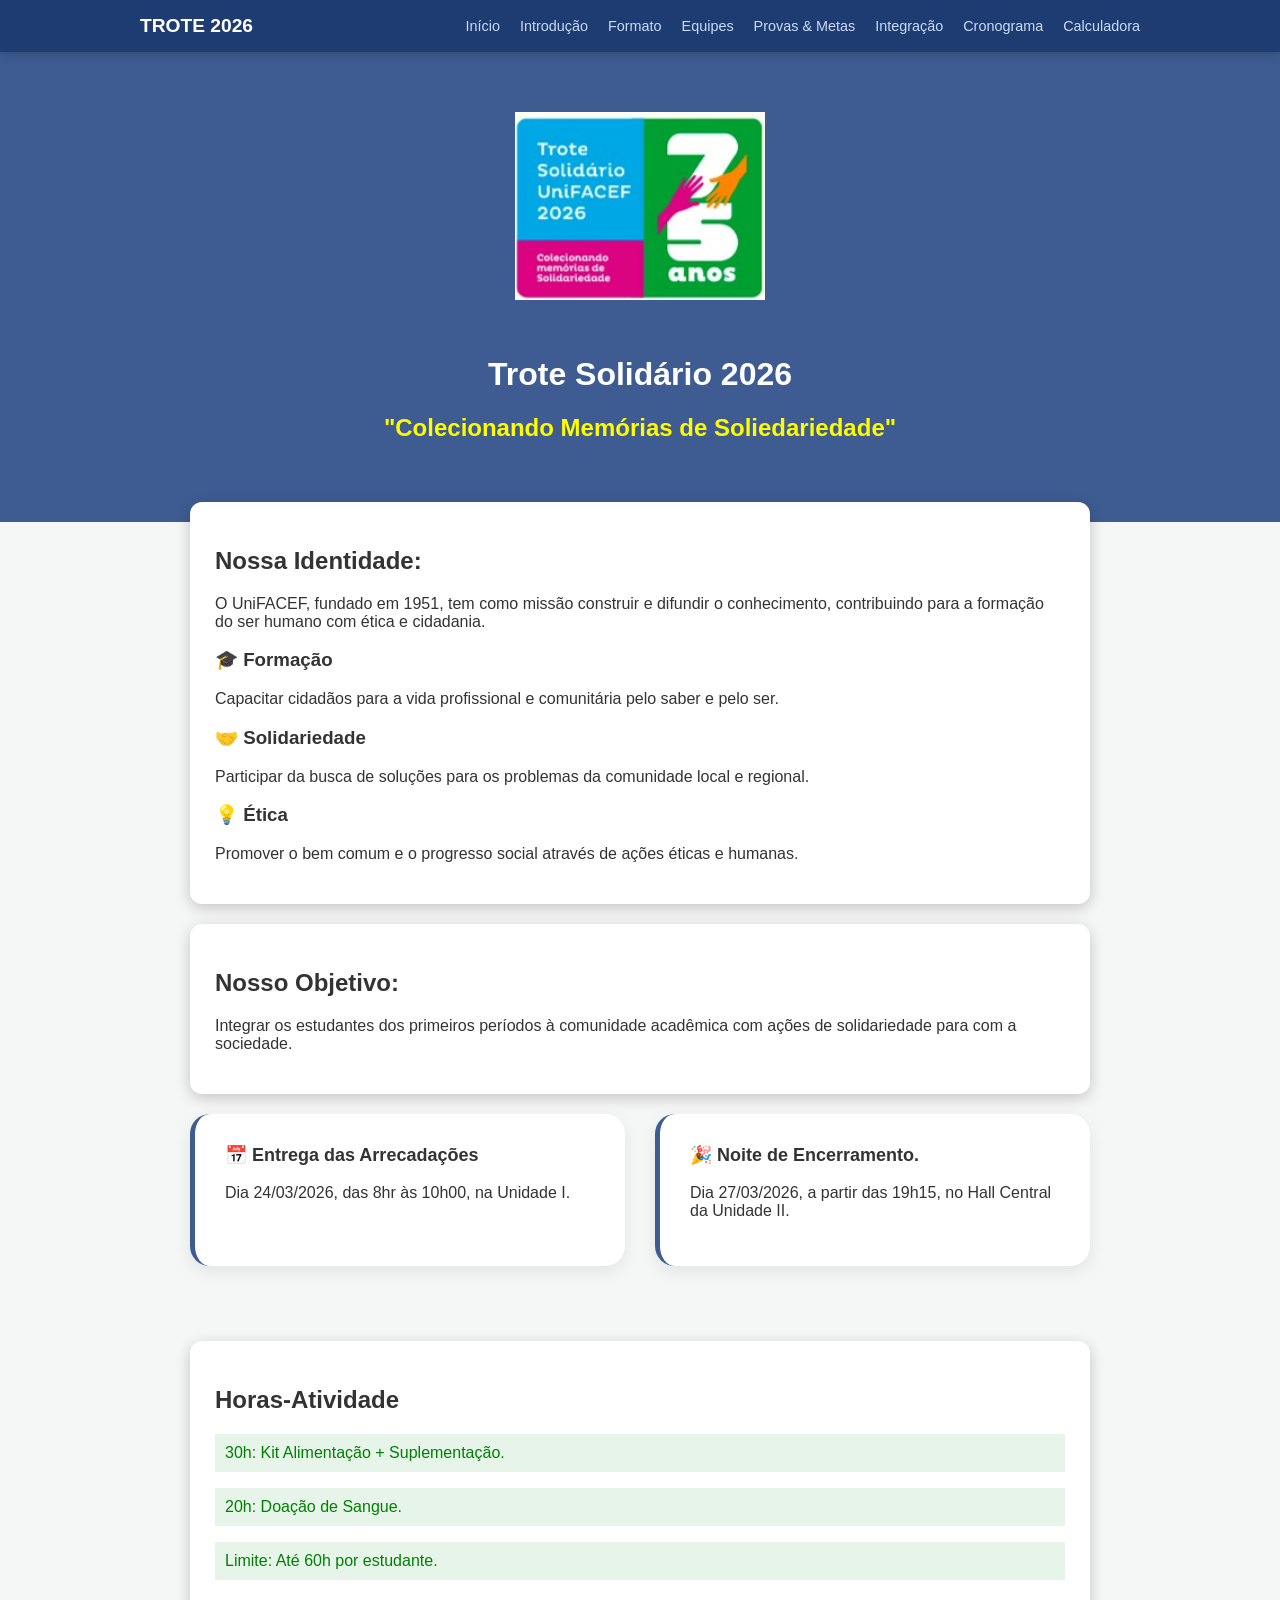
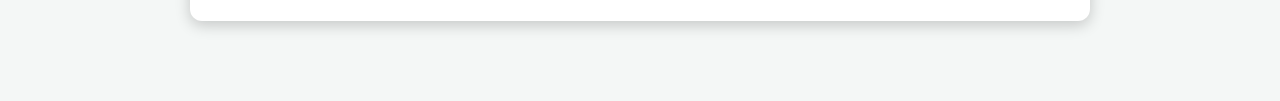
<file: index.html>
<!DOCTYPE html>
<html lang="pt-br">
    <head>
        <meta charset="utf8">
        <link rel="stylesheet" href="styles.css">
        <title> Trote Solidário </title>
    </head>
    <body>
        <nav class="menu-principal">
         <div class="menu-container">
            <a href="imagem.jpg" class="logo"> Trote 2026 </a>
            <ul class="lista">
                <li> <a href="index.html"> Início </a> </li> 
                <li> <a href="introducao.html"> Introdução </a> </li>
                <li> <a href="formato.html"> Formato </a> </li> 
                <li> <a href="equipes.html"> Equipes </a> </li>
                <li> <a href="provas.html"> Provas & Metas </a> </li> 
                <li> <a href="integracao.html"> Integração </a> </li>
                <li> <a href="cronograma.html"> Cronograma </a> </li> 
                <li> <a href="calculadora.html"> Calculadora </a> </li>
            </ul>
         </div>
        </nav>
        <header class="cabecalho">
            <div>
                <img src="imagem.jpg" alt="Trote Solidário"/>
                <h1> Trote Solidário 2026 </h1>
                <h2> "Colecionando Memórias de Soliedariedade" </h2>
            </div>
        </header>
        <main class="principal">
            <section class="sessao">
                <h2> Nossa Identidade: </h2>

                <p>
                O UniFACEF, fundado em 1951, tem como missão construir e difundir o conhecimento, contribuindo para a formação do ser humano com ética e cidadania.
                </p>

                <h3>🎓 Formação</h3>
                <p>
                Capacitar cidadãos para a vida profissional e comunitária pelo saber e pelo ser.
                </p>

                <h3>🤝 Solidariedade </h3>
                <p>
                Participar da busca de soluções para os problemas da comunidade local e regional.
                </p>

                <h3>💡 Ética </h3>
                <p>
                Promover o bem comum e o progresso social através de ações éticas e humanas.
                </p>

                </section>
            <section class="sessao"> 
                <h2> Nosso Objetivo: </h2>
                <p> Integrar os estudantes dos primeiros períodos  à comunidade acadêmica com ações de solidariedade para com a sociedade.</p>
            </section>
            <section class="cards"> 
                <div class="card"> 
                    <h3> 📅 Entrega das Arrecadações </h3>
                    <p> Dia 24/03/2026, das 8hr às 10h00, na Unidade I. </p>
                </div>
                <div class="card">
                    <h3> 🎉 Noite de Encerramento. </h3>
                    <p> Dia 27/03/2026, a partir das 19h15, no Hall Central da Unidade II. </p>
                    </div>
            </section>
            <section class="sessao horas"> 
                <h2> Horas-Atividade </h2>
                <p> 30h: Kit Alimentação + Suplementação. </p>
                <p> 20h: Doação de Sangue. </p>
                <p> Limite: Até 60h por estudante. </p>
            </section>
        </main>
    </body>
</html>
</file>
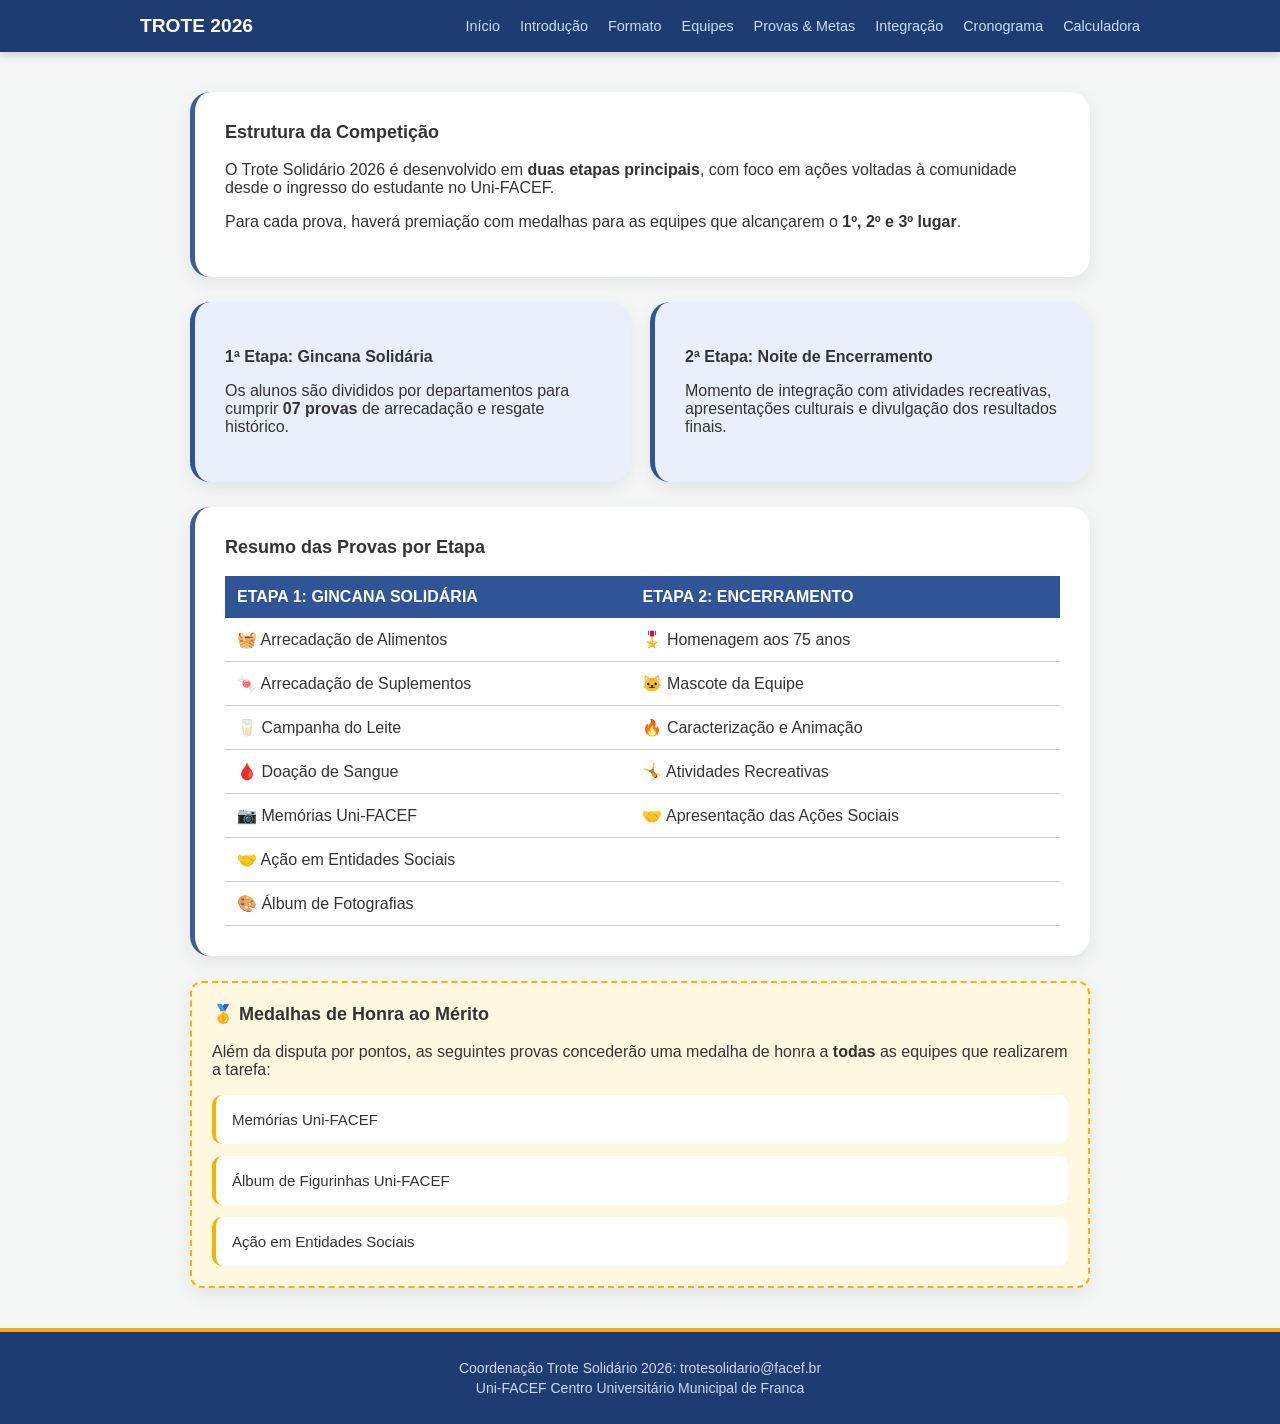
<file: formato.html>
<!DOCTYPE html>
<html lang="pt-br">
<head>
    <meta charset="UTF-8"/>
    <link rel="stylesheet" href="styles.css">
    <title>Formato Trote 2026</title>
</head>
<body>

    <nav class="menu-principal">
        <div class="menu-container">
            <a href="index.html" class="logo">Trote 2026</a>
            <ul class="lista">
                <li><a href="index.html">Início</a></li>
                <li><a href="introducao.html">Introdução</a></li>
                <li><a href="formato.html">Formato</a></li>
                <li><a href="equipes.html">Equipes</a></li>
                <li><a href="provas.html">Provas & Metas</a></li>
                <li><a href="integracao.html">Integração</a></li>
                <li><a href="cronograma.html">Cronograma</a></li>
                <li><a href="calculadora.html">Calculadora</a></li>
            </ul>
        </div>
    </nav>

    <div class="container">

        <div class="card">
            <h3>Estrutura da Competição</h3>
            <p>O Trote Solidário 2026 é desenvolvido em <strong>duas etapas principais</strong>, com foco em ações voltadas à comunidade desde o ingresso do estudante no Uni-FACEF.</p>
            <p>Para cada prova, haverá premiação com medalhas para as equipes que alcançarem o <strong>1º, 2º e 3º lugar</strong>.</p>
        </div>

        <div class="cards-etapas">
            <div class="card card-etapa">
                <p class="label-bold">1ª Etapa: Gincana Solidária</p>
                <p>Os alunos são divididos por departamentos para cumprir <strong>07 provas</strong> de arrecadação e resgate histórico.</p>
            </div>
            <div class="card card-etapa">
                <p class="label-bold">2ª Etapa: Noite de Encerramento</p>
                <p>Momento de integração com atividades recreativas, apresentações culturais e divulgação dos resultados finais.</p>
            </div>
        </div>

        <div class="card">
            <h3>Resumo das Provas por Etapa</h3>
            <table class="tabela">
                <thead>
                    <tr>
                        <th>ETAPA 1: GINCANA SOLIDÁRIA</th>
                        <th>ETAPA 2: ENCERRAMENTO</th>
                    </tr>
                </thead>
                <tbody>
                    <tr>
                        <td>🧺 Arrecadação de Alimentos</td>
                        <td>🎖️ Homenagem aos 75 anos</td>
                    </tr>
                    <tr>
                        <td>🍬 Arrecadação de Suplementos</td>
                        <td>🐱 Mascote da Equipe</td>
                    </tr>
                    <tr>
                        <td>🥛 Campanha do Leite</td>
                        <td>🔥 Caracterização e Animação</td>
                    </tr>
                    <tr>
                        <td>🩸 Doação de Sangue</td>
                        <td>🤸 Atividades Recreativas</td>
                    </tr>
                    <tr>
                        <td>📷 Memórias Uni-FACEF</td>
                        <td>🤝 Apresentação das Ações Sociais</td>
                    </tr>
                    <tr>
                        <td>🤝 Ação em Entidades Sociais</td>
                        <td></td>
                    </tr>
                    <tr>
                        <td>🎨 Álbum de Fotografias</td>
                        <td></td>
                    </tr>
                </tbody>
            </table>
        </div>

        <div class="card box-destaque">
            <h3>🥇 Medalhas de Honra ao Mérito</h3>
            <p>Além da disputa por pontos, as seguintes provas concederão uma medalha de honra a <strong>todas</strong> as equipes que realizarem a tarefa:</p>
            <div class="medalha-lista">
                <div class="medalha-item">Memórias Uni-FACEF</div>
                <div class="medalha-item">Álbum de Figurinhas Uni-FACEF</div>
                <div class="medalha-item">Ação em Entidades Sociais</div>
            </div>
        </div>

    </div>

    <footer class="rodape">
        <p>Coordenação Trote Solidário 2026: trotesolidario@facef.br</p>
        <p>Uni-FACEF  Centro Universitário Municipal de Franca</p>
    </footer>

</body>
</html>
</file>
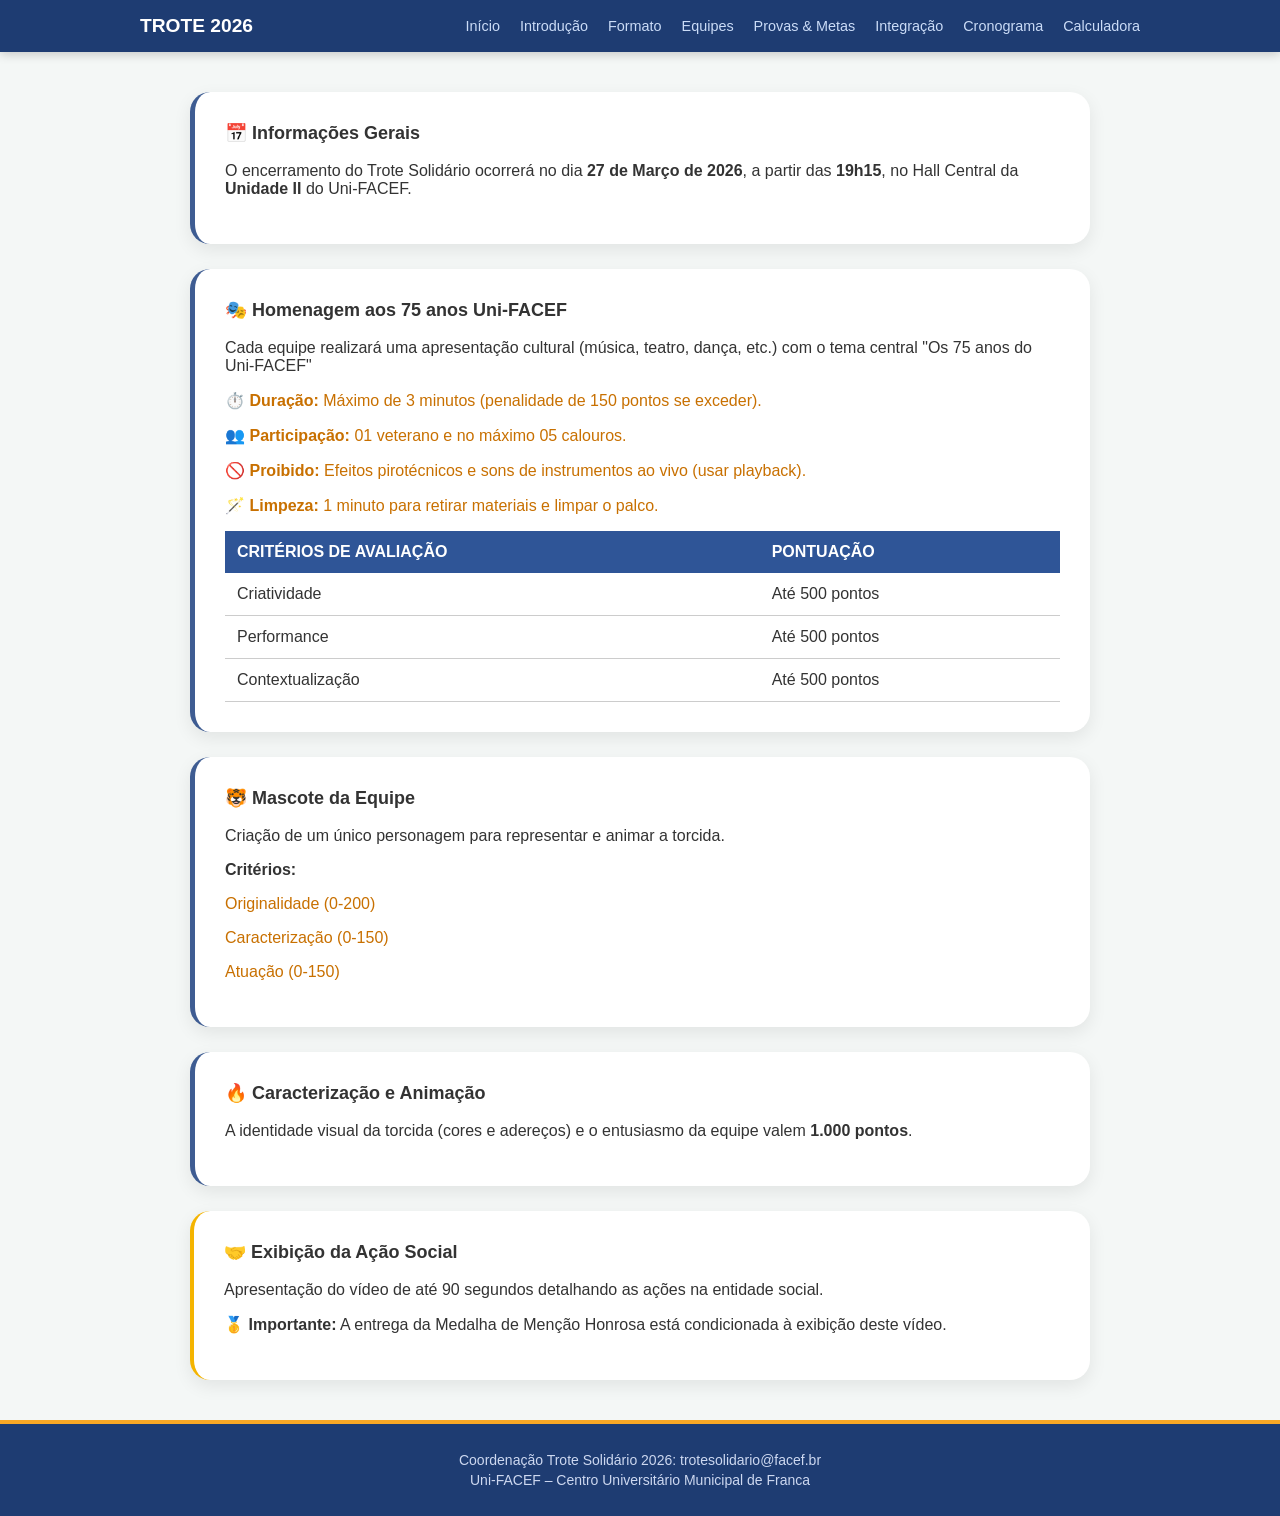
<file: integracao.html>
<!DOCTYPE html>
<html lang="pt-br">
<head>
    <meta charset="UTF-8"/>
    <link rel="stylesheet" href="styles.css">
    <title>Integração – Trote 2026</title>
</head>
<body>

    <nav class="menu-principal">
        <div class="menu-container">
            <a href="index.html" class="logo">Trote 2026</a>
            <ul class="lista">
                <li><a href="index.html">Início</a></li>
                <li><a href="introducao.html">Introdução</a></li>
                <li><a href="formato.html">Formato</a></li>
                <li><a href="equipes.html">Equipes</a></li>
                <li><a href="provas.html">Provas & Metas</a></li>
                <li><a href="integracao.html">Integração</a></li>
                <li><a href="cronograma.html">Cronograma</a></li>
                <li><a href="calculadora.html">Calculadora</a></li>
            </ul>
        </div>
    </nav>

    <div class="container">

        <div class="card">
            <h3>📅 Informações Gerais</h3>
            <p>O encerramento do Trote Solidário ocorrerá no dia <strong>27 de Março de 2026</strong>, a partir das <strong>19h15</strong>, no Hall Central da <strong>Unidade II</strong> do Uni-FACEF.</p>
        </div>

        <div class="card">
            <h3>🎭 Homenagem aos 75 anos Uni-FACEF</h3>
            <p>Cada equipe realizará uma apresentação cultural (música, teatro, dança, etc.) com o tema central "Os 75 anos do Uni-FACEF"</p>
            <p><span class="integ-amarelo">⏱️ <strong>Duração:</strong> Máximo de 3 minutos (penalidade de 150 pontos se exceder).</span></p>
            <p><span class="integ-amarelo">👥 <strong>Participação:</strong> 01 veterano e no máximo 05 calouros.</span></p>
            <p><span class="integ-amarelo">🚫 <strong>Proibido:</strong> Efeitos pirotécnicos e sons de instrumentos ao vivo (usar playback).</span></p>
            <p><span class="integ-amarelo">🪄 <strong>Limpeza:</strong> 1 minuto para retirar materiais e limpar o palco.</span></p>
            <table class="tabela">
                <thead>
                    <tr>
                        <th>CRITÉRIOS DE AVALIAÇÃO</th>
                        <th>PONTUAÇÃO</th>
                    </tr>
                </thead>
                <tbody>
                    <tr>
                        <td>Criatividade</td>
                        <td>Até 500 pontos</td>
                    </tr>
                    <tr>
                        <td>Performance</td>
                        <td>Até 500 pontos</td>
                    </tr>
                    <tr>
                        <td>Contextualização</td>
                        <td>Até 500 pontos</td>
                    </tr>
                </tbody>
            </table>
        </div>

        <div class="card">
            <h3>🐯 Mascote da Equipe</h3>
            <p>Criação de um único personagem para representar e animar a torcida.</p>
            <p><strong>Critérios:</strong></p>
            <p class="integ-amarelo">Originalidade (0-200)</p>
            <p class="integ-amarelo">Caracterização (0-150)</p>
            <p class="integ-amarelo">Atuação (0-150)</p>
        </div>

        <div class="card">
            <h3>🔥 Caracterização e Animação</h3>
            <p>A identidade visual da torcida (cores e adereços) e o entusiasmo da equipe valem <strong>1.000 pontos</strong>.</p>
        </div>

        <div class="card card-integ-destaque">
            <h3>🤝 Exibição da Ação Social</h3>
            <p>Apresentação do vídeo de até 90 segundos detalhando as ações na entidade social.</p>
            <p>🥇 <strong>Importante:</strong> A entrega da Medalha de Menção Honrosa está condicionada à exibição deste vídeo.</p>
        </div>

    </div>

    <footer class="rodape">
        <p>Coordenação Trote Solidário 2026: trotesolidario@facef.br</p>
        <p>Uni-FACEF – Centro Universitário Municipal de Franca</p>
    </footer>

</body>
</html>
</file>
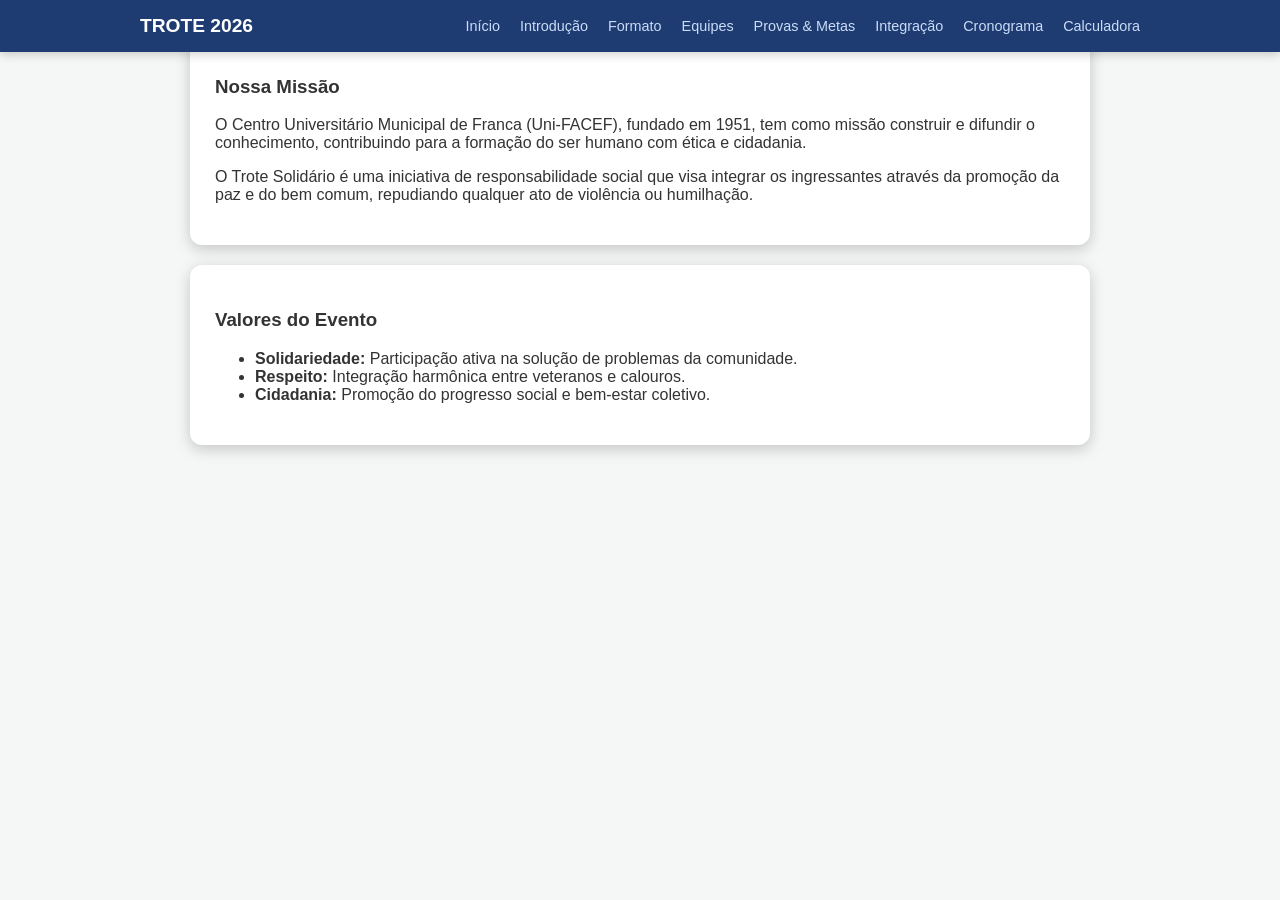
<file: introducao.html>
<!DOCTYPE html>
<html lang="pt-br">
    <head>
        <meta charset="UTF-8"/>
        <link rel="stylesheet" href="styles.css">
        <title> Trote Solidário </title>
    </head>
    <body>
       <nav class="menu-principal">
        <div class="menu-container">
            <a href="index.html" class="logo"> Trote 2026 </a>
            <ul class="lista">
                <li> <a href="index.html"> Início </a> </li> 
                <li> <a href="introducao.html"> Introdução </a></li>
                <li> <a href="formato.html"> Formato </a> </li> 
                <li> <a href="equipes.html"> Equipes </a> </li>
                <li> <a href="provas.html"> Provas & Metas </a> </li> 
                <li> <a href="integracao.html"> Integração </a> </li>
                <li> <a href="cronograma.html"> Cronograma </a> </li> 
                <li> <a href="calculadora.html"> Calculadora </a> </li>
            </ul>    
        </div> 
       </nav>
     
       <main class="principal">
            <section class="sessao missao">
               <h3> Nossa Missão </h3>
                <p> 
                    O Centro Universitário Municipal de Franca (Uni-FACEF), fundado em 1951, tem como missão construir e difundir o conhecimento, contribuindo para a formação do ser humano com ética e cidadania.
                </p>
                <p>
                    O Trote Solidário é uma iniciativa de responsabilidade social que visa integrar os ingressantes através da promoção da paz e do bem comum, repudiando qualquer ato de violência ou humilhação.
                </p>
            </section> 
            <section class="sessao valores"> 
               <h3> Valores do Evento </h3>
               <ul>
                    <li class="caixa-importante"> <strong> Solidariedade: </strong> 
                    Participação ativa na solução de problemas da comunidade. 
                    </li>
                    <li class="caixa-importante"> <strong> Respeito: </strong> 
                    Integração harmônica entre veteranos e calouros. 
                    </li>
                    <li class="caixa-importante"> <strong> Cidadania: </strong> 
                        Promoção do progresso social e bem-estar coletivo.
                    </li>
                </ul>
            </section>
       </main>     
    </body>
</html>
</file>
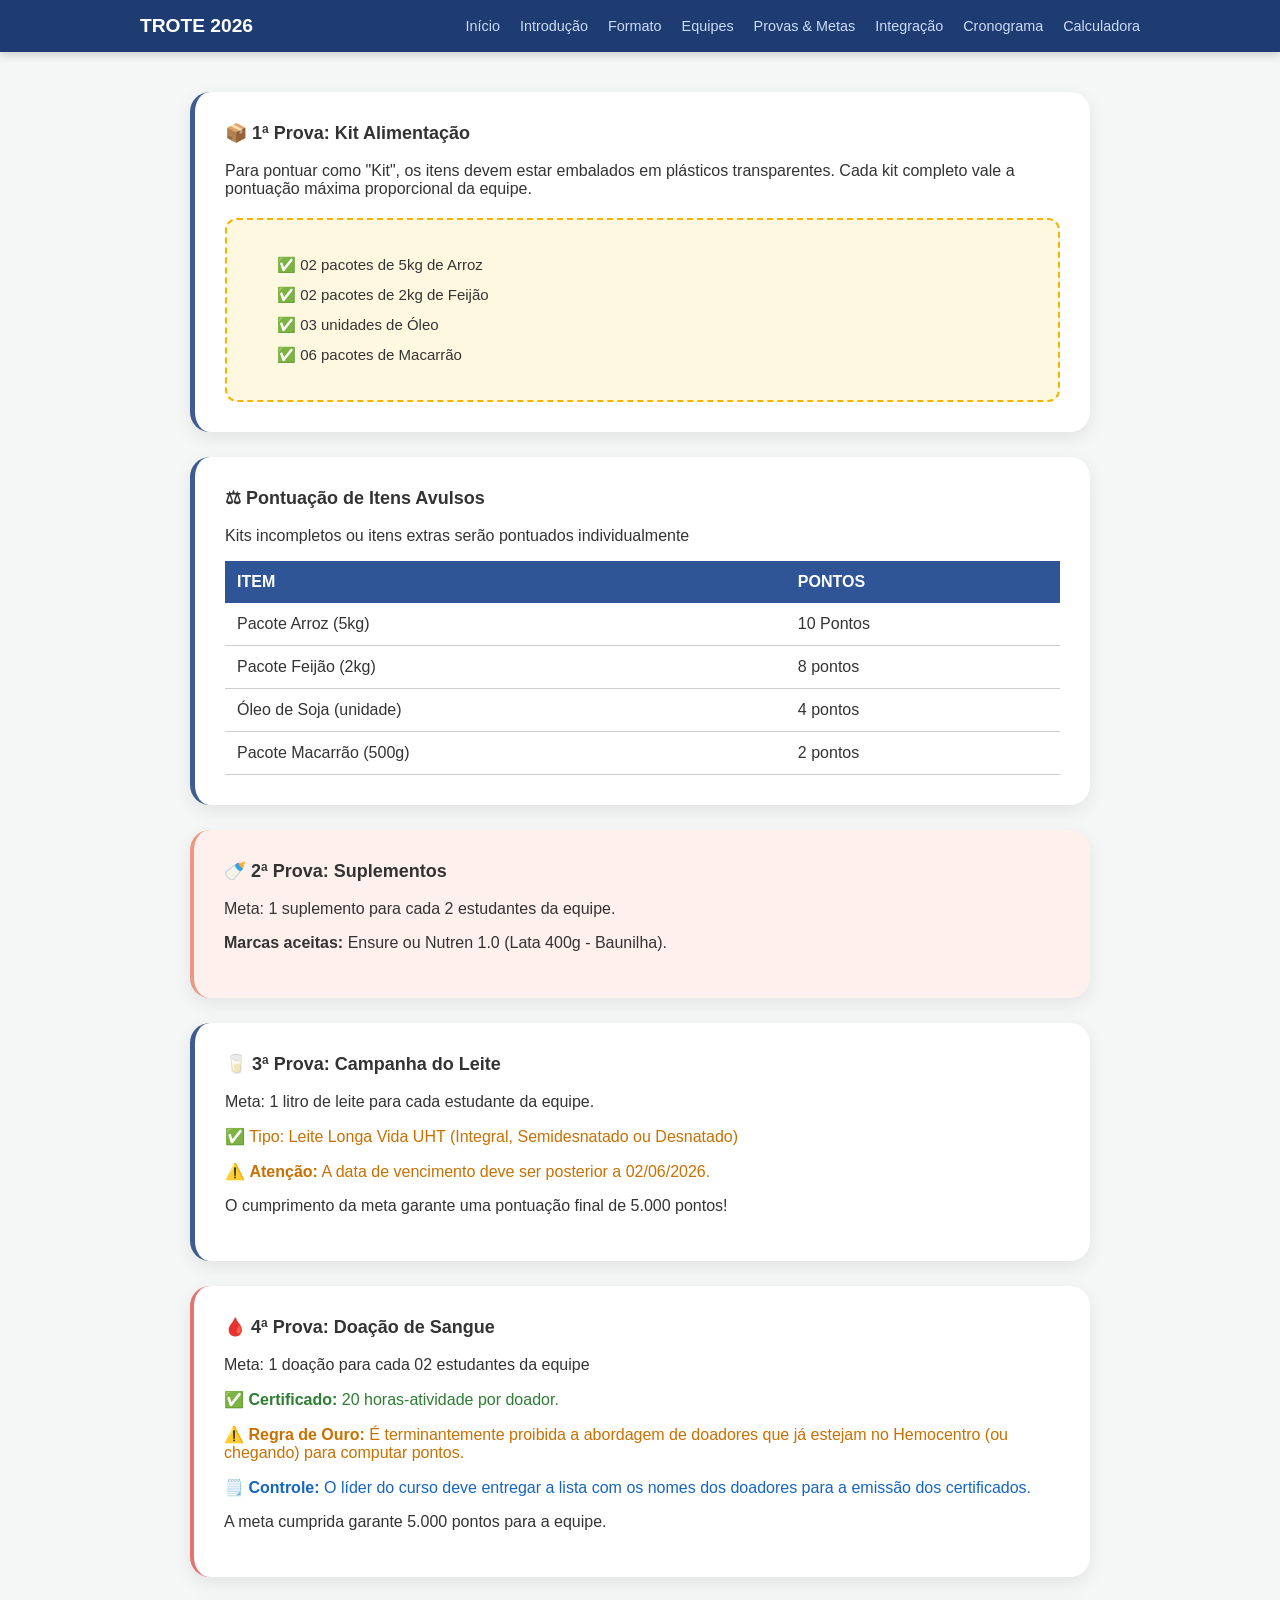
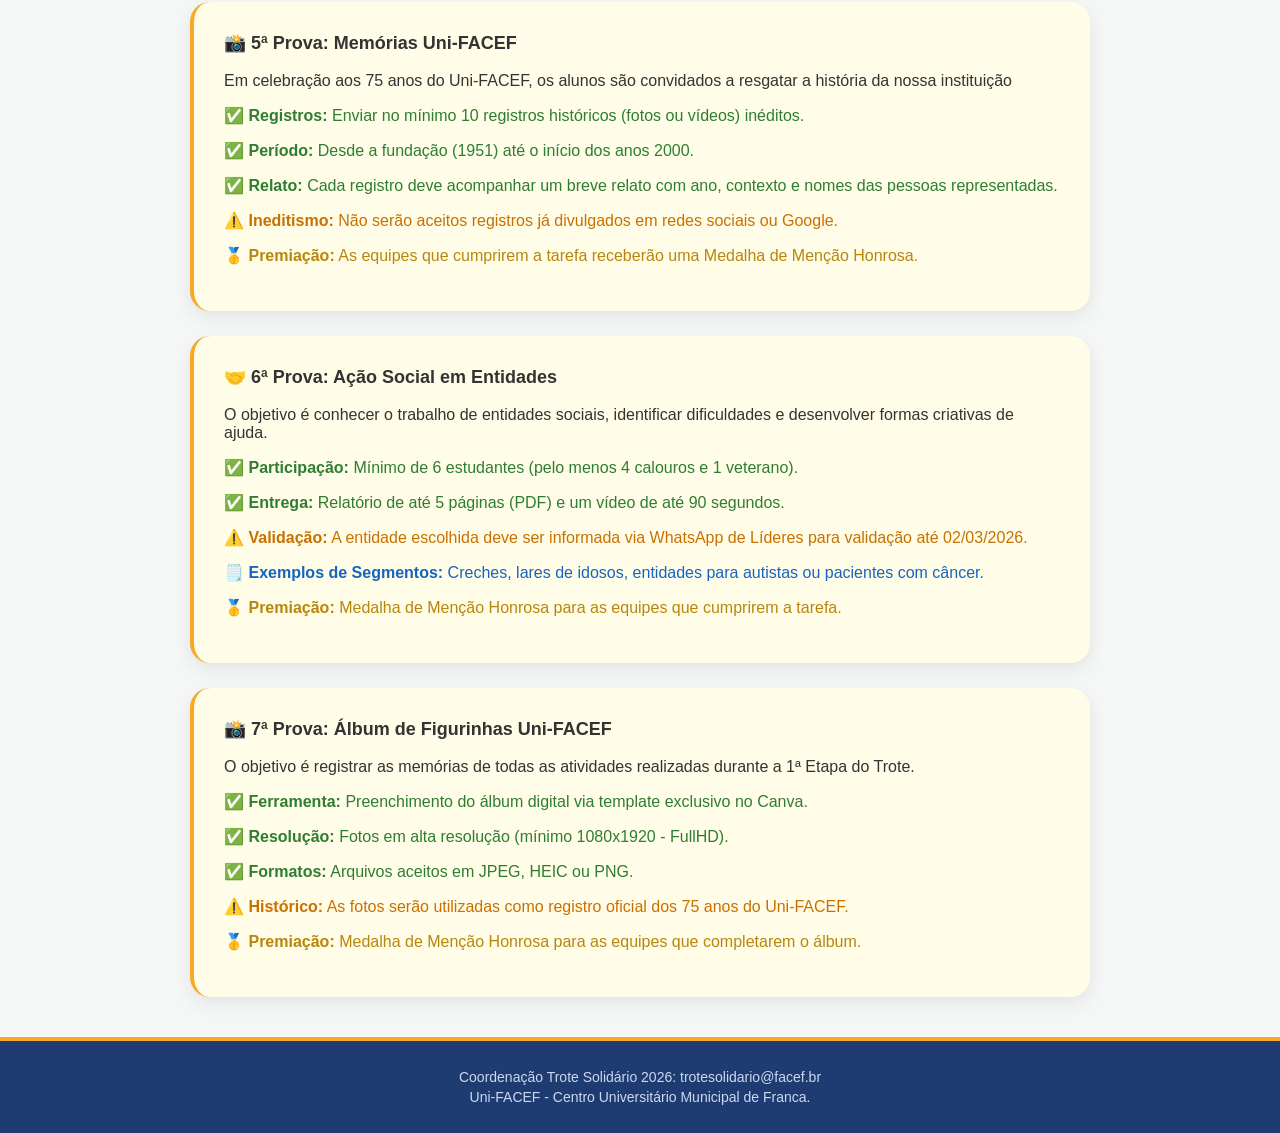
<file: provas.html>
<!DOCTYPE html>
<html lang="pt-br">
<head>
    <meta charset="UTF-8">
    <link rel="stylesheet" href="styles.css">
    <title>Trote Solidário</title>
</head>
<body>
<nav class="menu-principal">
    <div class="menu-container">
        <a href="index.html" class="logo">Trote 2026</a>

        <ul class="lista">
            <li><a href="index.html">Início</a></li>
            <li><a href="introducao.html">Introdução</a></li>
            <li><a href="formato.html">Formato</a></li>
            <li><a href="equipes.html">Equipes</a></li>
            <li><a href="provas.html">Provas & Metas</a></li>
            <li><a href="integracao.html">Integração</a></li>
            <li><a href="cronograma.html">Cronograma</a></li>
            <li><a href="calculadora.html">Calculadora</a></li>
        </ul>
    </div>
</nav>
<main class="container">
    <section class="card">
        <h3>📦 1ª Prova: Kit Alimentação</h3>
        <p>
            Para pontuar como "Kit", os itens devem estar embalados em plásticos transparentes.
            Cada kit completo vale a pontuação máxima proporcional da equipe.
        </p>
        <div class="box-destaque">
            <ul>
            <li>02 pacotes de 5kg de Arroz</li>
            <li>02 pacotes de 2kg de Feijão</li>
            <li>03 unidades de Óleo</li>
            <li>06 pacotes de Macarrão</li>
            </ul>
        </div>
    </section>
    <section class="card"> 
        <h3> ⚖ Pontuação de Itens Avulsos </h3>
        <p> Kits incompletos ou itens extras serão pontuados individualmente </p>
        <table class="tabela"> 
            <thead> 
                <tr> 
                    <th> ITEM </th>
                    <th> PONTOS </th>
                </tr>
            </thead>
            <tbody> 
                <tr> 
                    <td> Pacote Arroz (5kg) </td>
                    <td> 10 Pontos </td>
                </tr>
                            </tr>
            <tr>
                <td>Pacote Feijão (2kg)</td>
                <td>8 pontos</td>
            </tr>
            <tr>
                <td>Óleo de Soja (unidade)</td>
                <td>4 pontos</td>
            </tr>
            <tr>
                <td>Pacote Macarrão (500g)</td>
                <td>2 pontos</td>
            </tr>
            </tbody>
        </table>
    </section>
    <section class=" card card-suplementos"> 
        <h3> 🍼 2ª Prova: Suplementos </h3>
        <p> Meta: 1 suplemento para cada 2 estudantes da equipe. </p>
        <p><span class="label-bold">Marcas aceitas:</span> Ensure ou Nutren 1.0 (Lata 400g - Baunilha).</p>
    </section>
    <section class=" card card-leite">
        <h3> 🥛 3ª Prova: Campanha do Leite </h3>
        <p> Meta: 1 litro de leite para cada estudante da equipe. </p>
        <p class="leite-tipo"> ✅ Tipo: Leite Longa Vida UHT (Integral, Semidesnatado ou Desnatado)  </p>
        <p class="leite-atencao"> ⚠️ <span class="label-bold">Atenção:</span> A data de vencimento deve ser posterior a 02/06/2026.</p>
        <p> O cumprimento da meta garante uma pontuação final de 5.000 pontos! </p>
    </section>
    <section class="card card-sangue"> 
        <h3> 🩸 4ª Prova: Doação de Sangue </h3>
        <p> Meta: 1 doação para cada 02 estudantes da equipe </p>
        <p class="sangue-verde">✅ <span class="label-bold">Certificado:</span> 20 horas-atividade por doador.</p>
        <p class="sangue-amarelo">⚠️ <span class="label-bold">Regra de Ouro:</span> É terminantemente proibida a abordagem de doadores que já estejam no Hemocentro (ou chegando) para computar pontos.</p>
        <p class="sangue-azul">🗒️ <span class="label-bold">Controle:</span> O líder do curso deve entregar a lista com os nomes dos doadores para a emissão dos certificados.</p>
        <p>A meta cumprida garante 5.000 pontos para a equipe.</p>
    </section>
    <section class="card card-memorias"> 
        <h3> 📸 5ª Prova: Memórias Uni-FACEF </h3>
        <p> Em celebração aos 75 anos do Uni-FACEF, os alunos são convidados a resgatar a história da nossa instituição </p>
        <p class="mem-verde">✅ <span class="label-bold">Registros:</span> Enviar no mínimo 10 registros históricos (fotos ou vídeos) inéditos.</p>
        <p class="mem-verde">✅ <span class="label-bold">Período:</span> Desde a fundação (1951) até o início dos anos 2000.</p>
        <p class="mem-verde">✅ <span class="label-bold">Relato:</span> Cada registro deve acompanhar um breve relato com ano, contexto e nomes das pessoas representadas.</p>
        <p class="mem-amarelo">⚠️ <span class="label-bold">Ineditismo:</span> Não serão aceitos registros já divulgados em redes sociais ou Google.</p>
        <p class="mem-premio">🥇 <span class="label-bold">Premiação:</span> As equipes que cumprirem a tarefa receberão uma Medalha de Menção Honrosa.</p>
    </section>
    <section class="card card-acao-social"> 
        <h3> 🤝 6ª Prova: Ação Social em Entidades </h3>
        <p>O objetivo é conhecer o trabalho de entidades sociais, identificar dificuldades e desenvolver formas criativas de ajuda.</p>
        <p class="social-verde">✅ <span class="label-bold">Participação:</span> Mínimo de 6 estudantes (pelo menos 4 calouros e 1 veterano).</p>
        <p class="social-verde">✅ <span class="label-bold">Entrega:</span> Relatório de até 5 páginas (PDF) e um vídeo de até 90 segundos.</p>
        <p class="social-amarelo">⚠️ <span class="label-bold">Validação:</span> A entidade escolhida deve ser informada via WhatsApp de Líderes para validação até 02/03/2026.</p>
        <p class="social-azul">🗒️ <span class="label-bold">Exemplos de Segmentos:</span> Creches, lares de idosos, entidades para autistas ou pacientes com câncer.</p>
        <p class="social-premio">🥇 <span class="label-bold">Premiação:</span> Medalha de Menção Honrosa para as equipes que cumprirem a tarefa.</p>
    </section>
    <section class="card card-album">
        <h3>📸 7ª Prova: Álbum de Figurinhas Uni-FACEF</h3>
        <p>O objetivo é registrar as memórias de todas as atividades realizadas durante a 1ª Etapa do Trote.</p>
        <p class="album-verde">✅ <span class="label-bold">Ferramenta:</span> Preenchimento do álbum digital via template exclusivo no Canva.</p>
        <p class="album-verde">✅ <span class="label-bold">Resolução:</span> Fotos em alta resolução (mínimo 1080x1920 - FullHD).</p>
        <p class="album-verde">✅ <span class="label-bold">Formatos:</span> Arquivos aceitos em JPEG, HEIC ou PNG.</p>
        <p class="album-amarelo">⚠️ <span class="label-bold">Histórico:</span> As fotos serão utilizadas como registro oficial dos 75 anos do Uni-FACEF.</p>
        <p class="album-premio">🥇 <span class="label-bold">Premiação:</span> Medalha de Menção Honrosa para as equipes que completarem o álbum.</p>
    </section>
</main>
        <footer class="rodape">
        <p> Coordenação Trote Solidário 2026: trotesolidario@facef.br </p>
        <p> Uni-FACEF - Centro Universitário Municipal de Franca. </p>
    </footer>
</body>
</html>
</file>
<file: styles.css>
body {
    margin: 0; 
    font-family: 'Segoe UI', Tahoma, Geneva, Verdana, sans-serif;
    background-color: #f4f7f6; 
    color: #333;
}
.menu-principal {
    background-color: #1e3c72; 
    padding: 15px 0;
    position: sticky; 
    top: 0; 
    z-index: 1000;
    box-shadow: 0 2px 10px rgba(0,0,0,0.2);
}
.menu-container {
    max-width: 1000px; 
    margin: 0 auto; 
    display: flex;
    justify-content: space-between; 
    align-items: center;
    padding: 0 20px;
}
.logo {
    color: white; 
    text-decoration: none; 
    font-weight: bold;
    font-size: 1.2rem; 
    text-transform: uppercase;
}
.lista {
    list-style: none; 
    display: flex; 
    gap: 20px;
    margin: 0; 
    padding: 0;
}
.lista a     {
    color: #cbdcf7;
    text-decoration: none;
    font-size: 0.9rem;
    font-weight: 500;
    transition: color 0.3s;
}
.lista a:hover {
    color: #fff;
}
.cabecalho {
    border: 3px ;
    background-color: #3e5c92;
    color: white;
    padding: 60px 20px;
    text-align: center;
    h2{ color: rgb(255, 251, 0);}
}
.cabecalho-container {
    border: 3px ;
}
.cabecalho-container h1 {
    margin-bottom: 5px;
}
.cabecalho-container h2 {
    font-weight: 300    ;
    font-style: italic;
    color: #ffd700;
}
.principal {
    border: 3px;
    max-width: 900px;
    margin: -40px auto 40px;
    padding: 20px;
}
.sessao {
    border: 3px ;
    background: white;
    margin-bottom: 20px;
    padding: 25px;
    border-radius: 12px;
    box-shadow: 0 4px 15px rgba(0,0,0,0.2);
}
.cards {
    display: flex;
    justify-content: center;
    gap: 30px;
    margin-bottom: 50px;
}
.card {
    flex: 1;
    background: #eef2f8;
    padding: 20px;
    margin-bottom: 10px;
    border-radius: 20px;
    border-left: 5px solid  #3e5c92;
    box-shadow: 0 4px 15px rgba(0,0,0,0.2);
}
.horas p{
    background: #e6f4ea;
    color: green;
    padding: 10px;
    font-weight: 500;
}
.cabecalho img{
    width: 250px;
    margin-bottom: 30px;
}
.integ-amarelo {
    color: #c87000;
}

.card-integ-destaque {
    background-color: #fffde7;
    border-left: 4px solid #f4b400;
}
body {
    margin: 0; 
    font-family: 'Segoe UI', Tahoma, Geneva, Verdana, sans-serif;
    background-color: #f4f7f6; 
    color: #333;
}

.menu-principal {
    background-color: #1e3c72; 
    padding: 15px 0;
    position: sticky; 
    top: 0; 
    z-index: 1000;
    box-shadow: 0 2px 10px rgba(0,0,0,0.2);
}

.menu-container {
    max-width: 1000px; 
    margin: 0 auto; 
    display: flex;
    justify-content: space-between; 
    align-items: center;
    padding: 0 20px;
}

.logo {
    color: white; 
    text-decoration: none; 
    font-weight: bold;
    font-size: 1.2rem; 
    text-transform: uppercase;
}

.lista {
    list-style: none; 
    display: flex; 
    gap: 20px;
    margin: 0; 
    padding: 0;
}

.lista a {
    color: #cbdcf7;
    text-decoration: none;
    font-size: 0.9rem;
    font-weight: 500;
    transition: color 0.3s;
}

.container {
    max-width: 900px;
    margin: 40px auto;
    padding: 0 20px;
}

.card {
    background: #ffffff;
    padding: 30px;
    border-radius: 20px;
    margin-bottom: 25px;
    box-shadow: 0 6px 18px rgba(0,0,0,0.08);
}

.box-destaque {
    border: 2px dashed #f4b400;
    background-color: #fff8e1;
    padding: 20px;
    border-radius: 12px;
    margin-top: 20px;
}

.box-destaque ul {
    list-style: none;
    padding: 0;
}

.box-destaque li::before {
    content: "✅ ";
}

.box-destaque li {
    margin-bottom: 12px;
    padding-left: 30px;
    position: relative;
    font-size: 15px;
}

.card h3 {
    margin-top: 0;
    font-size: 18px;
}
.tabela {
    width: 100%;
    border-collapse: collapse;
    margin-top: 15px;
}
.tabela th {
    background-color: #2f5597;
    color: white;
    text-align: left;
    padding: 12px;
}
.tabela td {
    padding: 12px;
    border-bottom: 1px solid #ccc;
}
.tabela tr:hover {
    background-color: #f1f1f1;
}
.card-suplementos {
    background-color: #fdf0ed;
    border-left: 4px solid #ec9784;
}
.label-bold {
    font-weight: 700;
}
.card-leite {
    background-color: #ffffff;
}
.leite-tipo {
    color: #c87000;
}

.leite-atencao {
    color: #c87000;
}
.card-sangue {
    background-color: #ffffff;
    border-left: 4px solid #e57373;
}

.sangue-verde {
    color: #2e7d32;
}

.sangue-amarelo {
    color: #c87000;
}

.sangue-azul {
    color: #1565c0;
}
.card-memorias {
    background-color: #fffde7;
    border-left: 4px solid #f9a825;
}
.mem-verde {
    color: #2e7d32;
}
.mem-amarelo {
    color: #c87000;
}
.mem-premio {
    color: #b8860b;
}
.card-acao-social {
    background-color: #fffde7;
    border-left: 4px solid #f9a825;
}
.social-verde {
    color: #2e7d32;
}
.social-amarelo {
    color: #c87000;
}
.social-azul {
    color: #1565c0;
}
.social-premio {
    color: #b8860b;
}
.card-album {
    background-color: #fffde7;
    border-left: 4px solid #f9a825;
}
.album-verde {
    color: #2e7d32;
}
.album-amarelo {
    color: #c87000;
}
.album-premio {
    color: #b8860b;
}
.rodape {
    background-color: #1e3c72;
    color: #cdd8f0;
    text-align: center;
    padding: 24px 20px;
    font-size: 14px;
    margin-top: 40px;
    border-top: 4px solid #f9a825;
}
.rodape p {
    margin: 4px 0;
}
.cards-etapas {
    display: flex;
    gap: 20px;
    margin-bottom: 25px;
}

.card-etapa {
    flex: 1;
    background-color: #eaf0fb;
    border-left: 5px solid #2f5597;
    margin-bottom: 0;
}

.medalha-lista {
    display: flex;
    flex-direction: column;
    gap: 12px;
    margin-top: 16px;
}

.medalha-item {
    background: #ffffff;
    border-left: 4px solid #f4b400;
    border-radius: 10px;
    padding: 16px;
    font-size: 15px;
}
</file>
